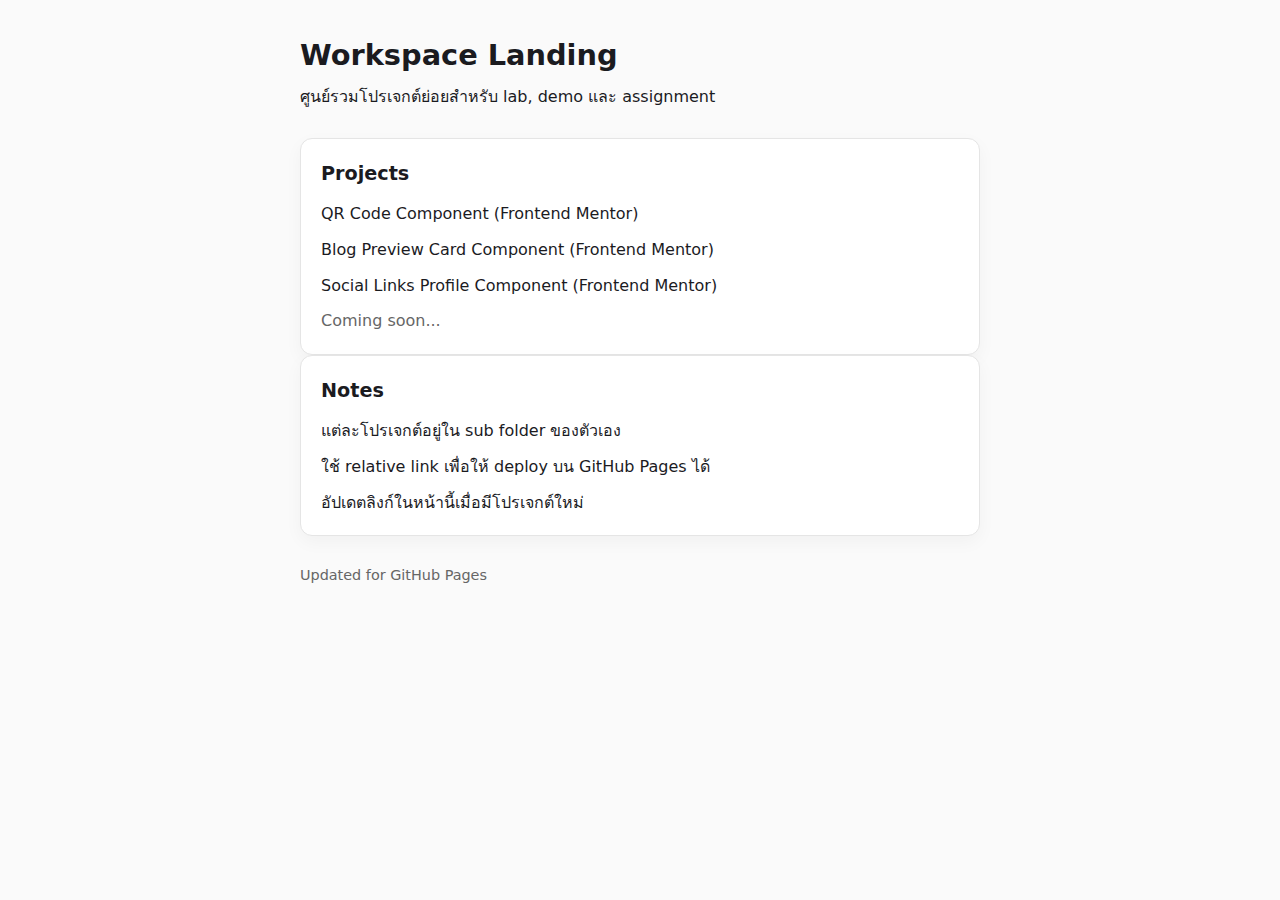
<file: index.html>
<!doctype html>
<html lang="en">
	<head>
		<meta charset="UTF-8" />
		<meta name="viewport" content="width=device-width, initial-scale=1.0" />
		<meta
			name="description"
			content="Landing page for labs, demos, and assignments in this workspace."
		/>
		<title>Workspace Landing</title>
		<link rel="stylesheet" href="styles.css" />
	</head>
	<body>
		<div class="page">
			<header class="site-header">
				<h1>Workspace Landing</h1>
				<p>ศูนย์รวมโปรเจกต์ย่อยสำหรับ lab, demo และ assignment</p>
			</header>

			<main>
				<section class="section">
					<h2>Projects</h2>
					<ul class="project-list">
						<li>
							<a href="./qr-code-component-main/index.html">
								QR Code Component (Frontend Mentor)
							</a>
						</li>
						<li>
							<a href="./blog-preview-card-main/index.html">
								Blog Preview Card Component (Frontend Mentor)
							</a>
						</li>
						<li>
							<a href="./social-links-profile-main/index.html">
								Social Links Profile Component (Frontend Mentor)
							</a>
						</li>
						<li class="muted">Coming soon...</li>
					</ul>
				</section>

				<section class="section">
					<h2>Notes</h2>
					<ul class="note-list">
						<li>แต่ละโปรเจกต์อยู่ใน sub folder ของตัวเอง</li>
						<li>
							ใช้ relative link เพื่อให้ deploy บน GitHub Pages
							ได้
						</li>
						<li>อัปเดตลิงก์ในหน้านี้เมื่อมีโปรเจกต์ใหม่</li>
					</ul>
				</section>
			</main>

			<footer class="site-footer">
				<p>Updated for GitHub Pages</p>
			</footer>
		</div>
	</body>
</html>
</file>
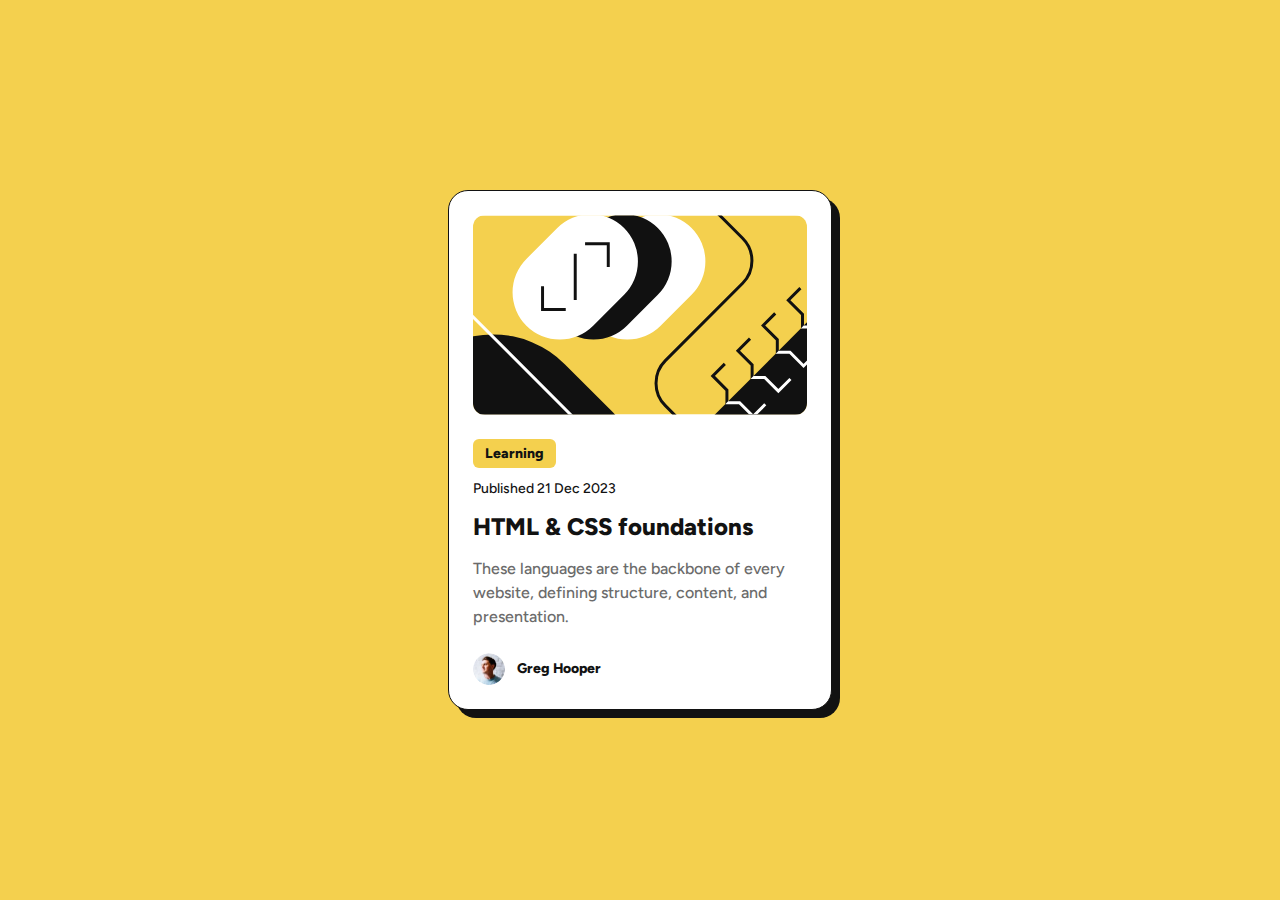
<file: blog-preview-card-main/index.html>
<!doctype html>
<html lang="en">
	<head>
		<meta charset="UTF-8" />
		<meta name="viewport" content="width=device-width, initial-scale=1.0" />
		<link
			rel="icon"
			type="image/png"
			sizes="32x32"
			href="./assets/images/favicon-32x32.png"
		/>
		<title>Frontend Mentor | Blog preview card</title>
		<link rel="stylesheet" href="styles.css" />
	</head>
	<body>
		<main class="page">
			<article class="card">
				<img
					class="card-image"
					src="./assets/images/illustration-article.svg"
					alt="Abstract illustration"
				/>
				<div class="card-body">
					<span class="badge">Learning</span>
					<p class="meta">Published 21 Dec 2023</p>
					<h1 class="title">
						<a href="#">HTML &amp; CSS foundations</a>
					</h1>
					<p class="summary">
						These languages are the backbone of every website, defining
						structure, content, and presentation.
					</p>
				</div>
				<div class="author">
					<img
						src="./assets/images/image-avatar.webp"
						alt="Greg Hooper"
					/>
					<span>Greg Hooper</span>
				</div>
			</article>
		</main>
	</body>
</html>
</file>
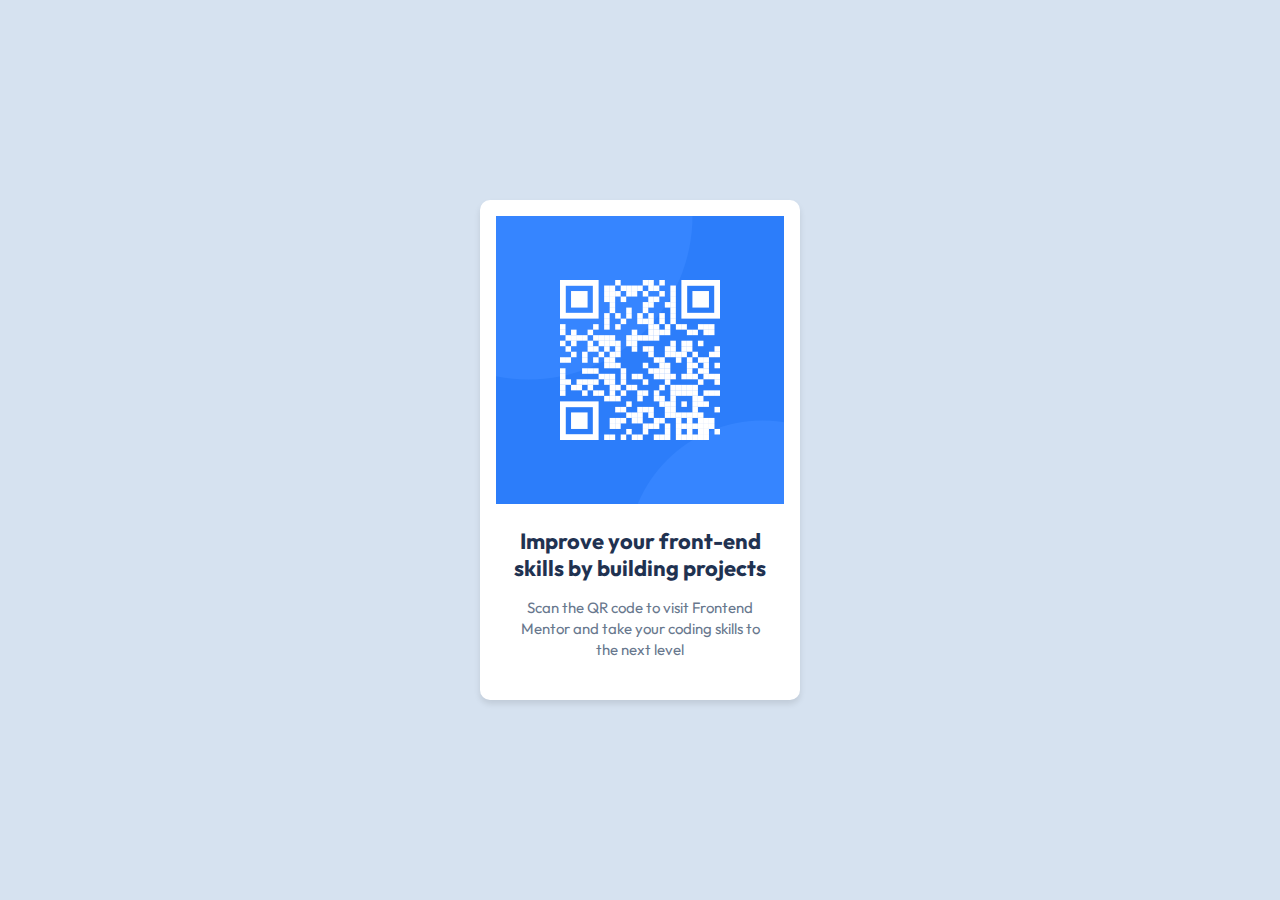
<file: qr-code-component-main/index.html>
<!doctype html>
<html lang="en">
	<head>
		<meta charset="UTF-8" />
		<meta name="viewport" content="width=device-width, initial-scale=1.0" />
		<!-- displays site properly based on user's device -->

		<link
			rel="icon"
			type="image/png"
			sizes="32x32"
			href="./images/favicon-32x32.png"
		/>

		<title>Frontend Mentor | QR code component</title>
		<link rel="stylesheet" href="styles.css" />
	</head>
	<body>
		<div class="card">
			<img src="./images/image-qr-code.png" alt="QR Code" />
			<div class="card-content">
				<h2>Improve your front-end skills by building projects</h2>
				<p>
					Scan the QR code to visit Frontend Mentor and take your
					coding skills to the next level
				</p>
			</div>
		</div>
	</body>
</html>
</file>
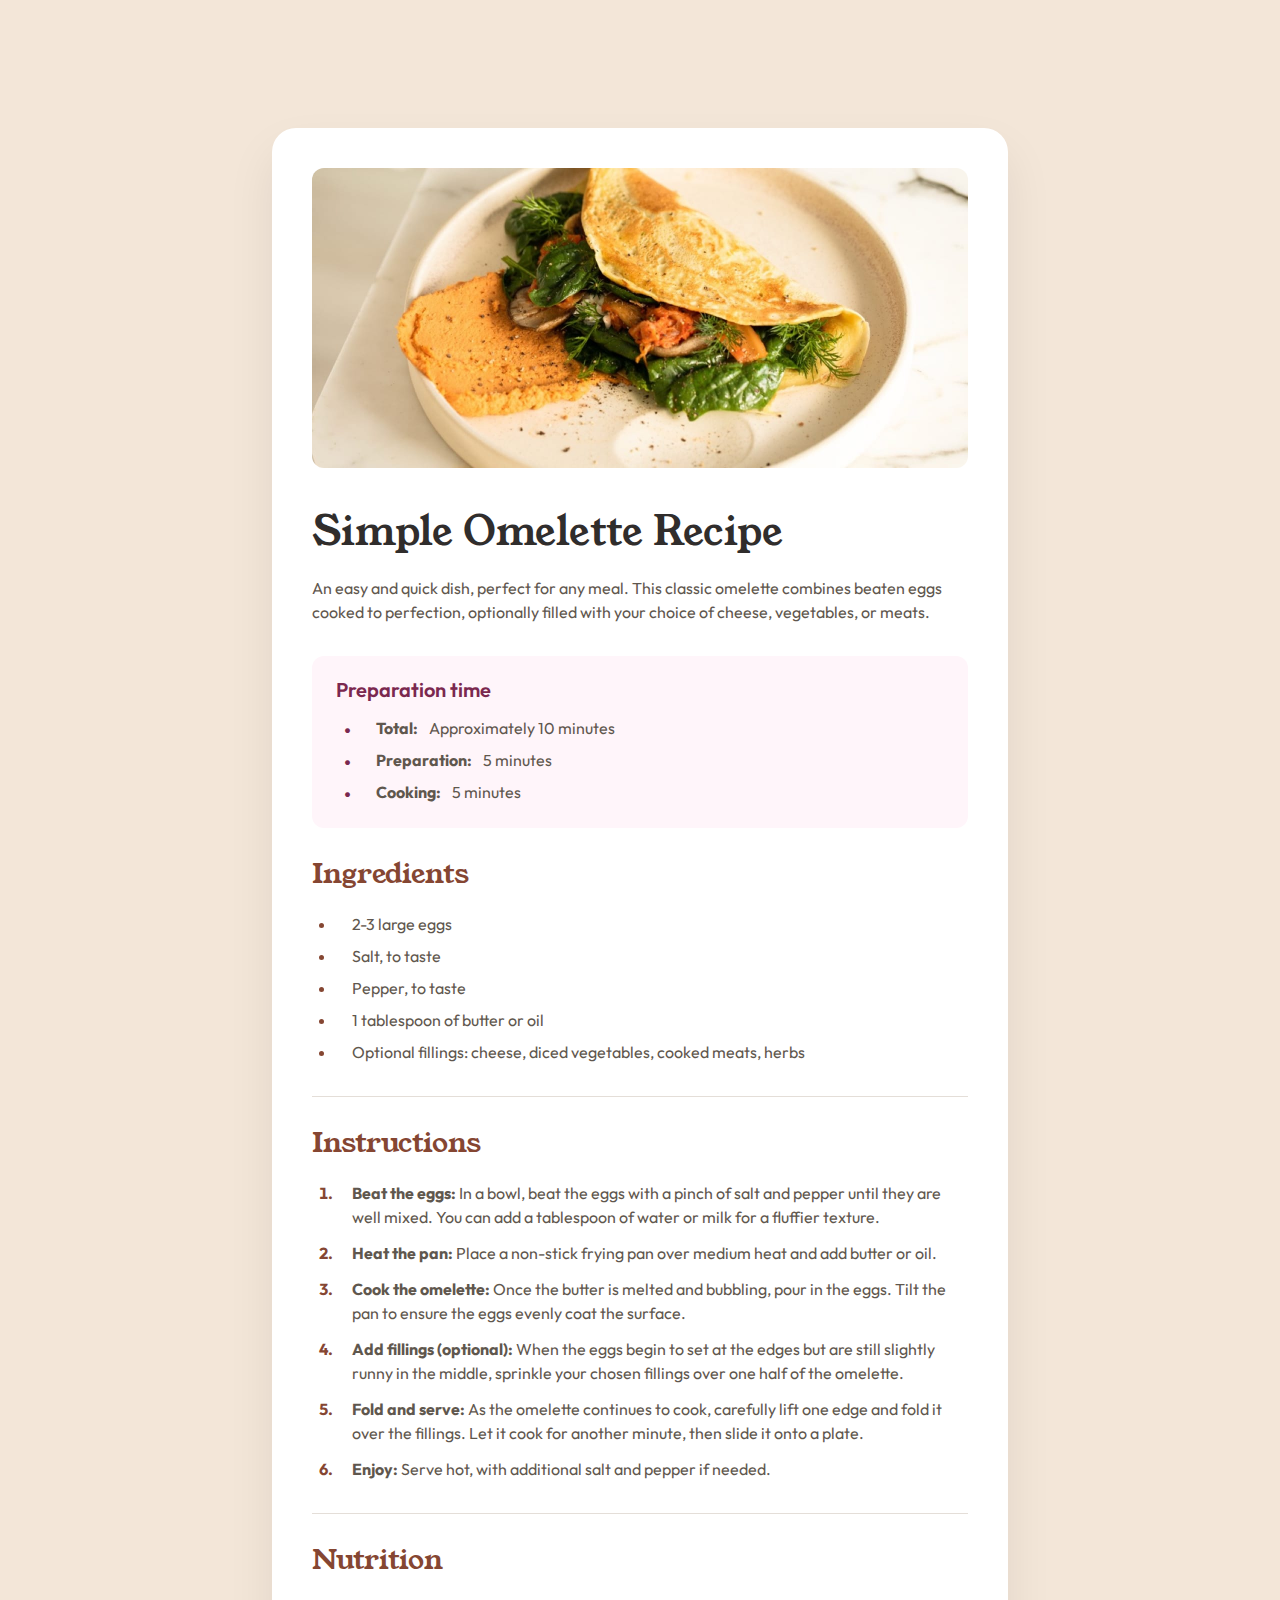
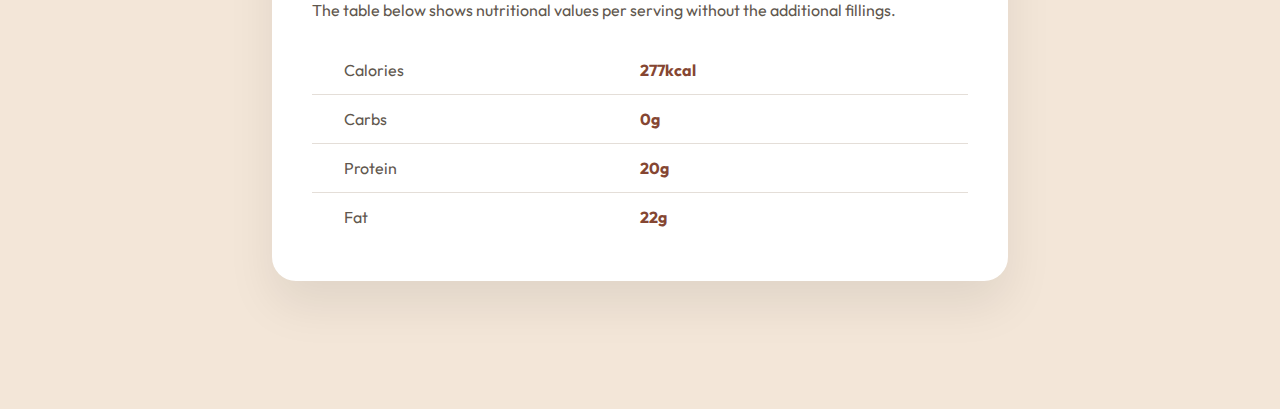
<file: recipe-page-main/index.html>
<!doctype html>
<html lang="en">
	<head>
		<meta charset="UTF-8" />
		<meta name="viewport" content="width=device-width, initial-scale=1.0" />
		<!-- displays site properly based on user's device -->

		<link
			rel="icon"
			type="image/png"
			sizes="32x32"
			href="./assets/images/favicon-32x32.png"
		/>

		<title>Frontend Mentor | Recipe page</title>
		<link rel="stylesheet" href="styles.css" />
	</head>
	<body>
		<main class="page">
			<div class="page__container">
				<article class="recipe" aria-labelledby="recipe-title">
					<figure class="recipe__figure">
						<img
							class="recipe__image"
							src="./assets/images/image-omelette.jpeg"
							alt="A simple omelette served on a plate"
						/>
					</figure>
					<div class="recipe__content">
						<header class="recipe__header">
							<h1 class="recipe__title" id="recipe-title">
								Simple Omelette Recipe
							</h1>

							<p class="recipe__lead">
								An easy and quick dish, perfect for any meal.
								This classic omelette combines beaten eggs
								cooked to perfection, optionally filled with
								your choice of cheese, vegetables, or meats.
							</p>
						</header>
						<section class="prep" aria-labelledby="prep-title">
							<h2 class="prep__title" id="prep-title">
								Preparation time
							</h2>

							<dl class="prep__list">
								<dt class="prep__term">Total:</dt>
								<dd class="prep__value">
									Approximately 10 minutes
								</dd>

								<dt class="prep__term">Preparation:</dt>
								<dd class="prep__value">5 minutes</dd>

								<dt class="prep__term">Cooking:</dt>
								<dd class="prep__value">5 minutes</dd>
							</dl>
						</section>

						<section
							class="ingredients"
							aria-labelledby="ingredients-title"
						>
							<h2
								class="ingredients__title"
								id="ingredients-title"
							>
								Ingredients
							</h2>

							<ul class="ingredients__list">
								<li class="ingredients__item">
									2-3 large eggs
								</li>
								<li class="ingredients__item">
									Salt, to taste
								</li>
								<li class="ingredients__item">
									Pepper, to taste
								</li>
								<li class="ingredients__item">
									1 tablespoon of butter or oil
								</li>
								<li class="ingredients__item">
									Optional fillings: cheese, diced vegetables,
									cooked meats, herbs
								</li>
							</ul>
						</section>

						<hr class="recipe__divider" />

						<section
							class="instructions"
							aria-labelledby="instructions-title"
						>
							<h2
								class="instructions__title"
								id="instructions-title"
							>
								Instructions
							</h2>

							<ol class="instructions__list">
								<li class="instructions__item">
									<p class="instructions__text">
										<strong class="instructions__label"
											>Beat the eggs:</strong
										>
										In a bowl, beat the eggs with a pinch of
										salt and pepper until they are well
										mixed. You can add a tablespoon of water
										or milk for a fluffier texture.
									</p>
								</li>
								<li class="instructions__item">
									<p class="instructions__text">
										<strong class="instructions__label"
											>Heat the pan:</strong
										>
										Place a non-stick frying pan over medium
										heat and add butter or oil.
									</p>
								</li>
								<li class="instructions__item">
									<p class="instructions__text">
										<strong class="instructions__label"
											>Cook the omelette:</strong
										>
										Once the butter is melted and bubbling,
										pour in the eggs. Tilt the pan to ensure
										the eggs evenly coat the surface.
									</p>
								</li>
								<li class="instructions__item">
									<p class="instructions__text">
										<strong class="instructions__label"
											>Add fillings (optional):</strong
										>
										When the eggs begin to set at the edges
										but are still slightly runny in the
										middle, sprinkle your chosen fillings
										over one half of the omelette.
									</p>
								</li>
								<li class="instructions__item">
									<p class="instructions__text">
										<strong class="instructions__label"
											>Fold and serve:</strong
										>
										As the omelette continues to cook,
										carefully lift one edge and fold it over
										the fillings. Let it cook for another
										minute, then slide it onto a plate.
									</p>
								</li>
								<li class="instructions__item">
									<p class="instructions__text">
										<strong class="instructions__label"
											>Enjoy:</strong
										>
										Serve hot, with additional salt and
										pepper if needed.
									</p>
								</li>
							</ol>
						</section>

						<hr class="recipe__divider" />

						<section
							class="nutrition"
							aria-labelledby="nutrition-title"
						>
							<h2 class="nutrition__title" id="nutrition-title">
								Nutrition
							</h2>

							<p class="nutrition__lead" id="nutrition-lead">
								The table below shows nutritional values per
								serving without the additional fillings.
							</p>

							<table class="nutrition__table">
								<caption class="visually-hidden">
									Nutritional values per serving without the
									additional fillings.
								</caption>
								<tbody class="nutrition__body">
									<tr class="nutrition__row">
										<th class="nutrition__name" scope="row">
											Calories
										</th>
										<td class="nutrition__value">
											277kcal
										</td>
									</tr>
									<tr class="nutrition__row">
										<th class="nutrition__name" scope="row">
											Carbs
										</th>
										<td class="nutrition__value">0g</td>
									</tr>
									<tr class="nutrition__row">
										<th class="nutrition__name" scope="row">
											Protein
										</th>
										<td class="nutrition__value">20g</td>
									</tr>
									<tr class="nutrition__row">
										<th class="nutrition__name" scope="row">
											Fat
										</th>
										<td class="nutrition__value">22g</td>
									</tr>
								</tbody>
							</table>
						</section>
					</div>
				</article>
			</div>
		</main>
	</body>
</html>
</file>
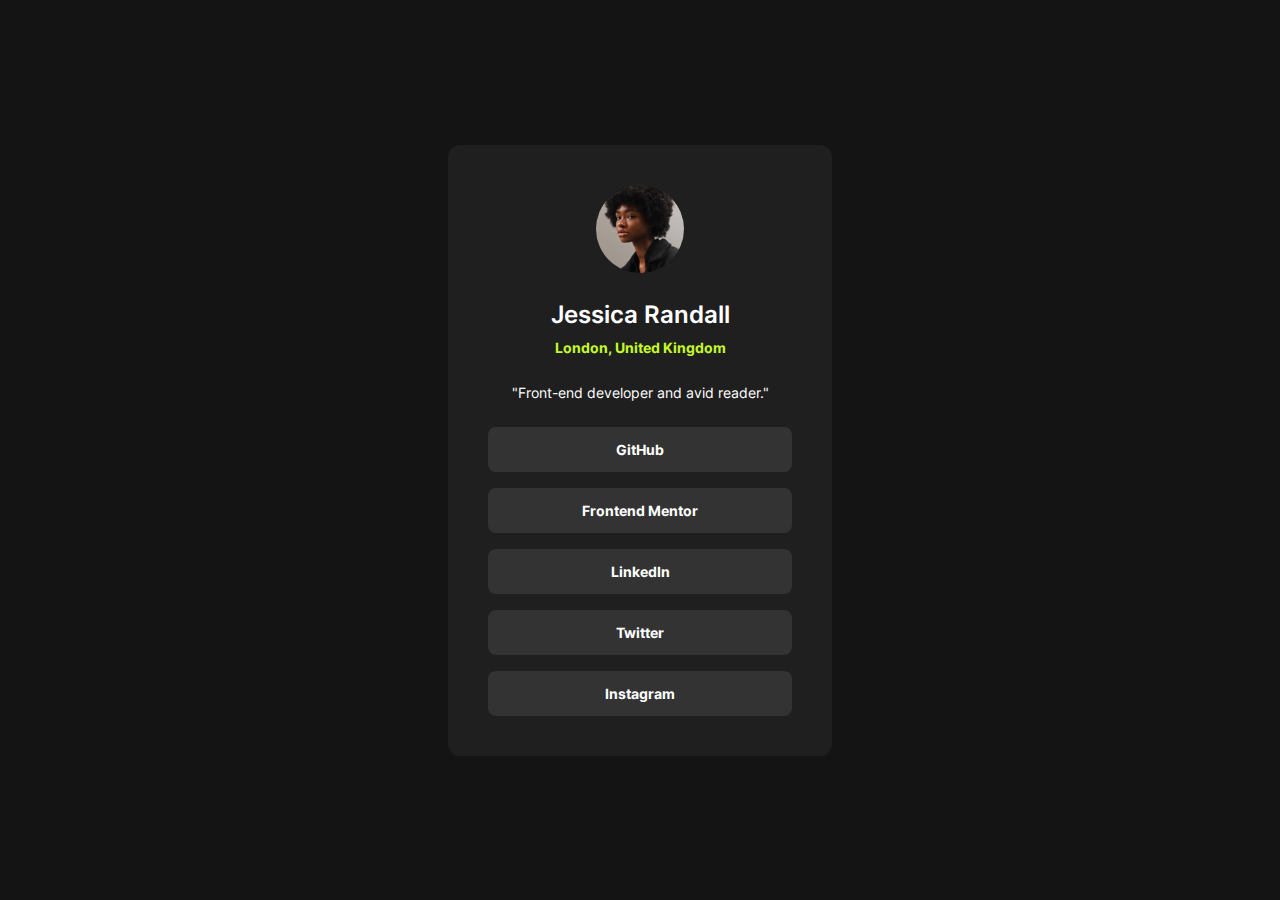
<file: social-links-profile-main/index.html>
<!doctype html>
<html lang="en">
	<head>
		<meta charset="UTF-8" />
		<meta name="viewport" content="width=device-width, initial-scale=1.0" />
		<!-- displays site properly based on user's device -->

		<link
			rel="icon"
			type="image/png"
			sizes="32x32"
			href="./assets/images/favicon-32x32.png"
		/>

		<title>Frontend Mentor | Social links profile</title>
		<link rel="stylesheet" href="./styles.css" />
	</head>
	<body>
		<main class="page">
			<div class="page__container">
				<article class="profile-card">
					<img
						class="profile-card__avatar"
						src="./assets/images/avatar-jessica.jpeg"
						alt="Jessica Randall Profile Picture"
					/>
					<div class="profile-card__details">
						<h1 class="profile-card__name">Jessica Randall</h1>
						<p class="profile-card__location">
							London, United Kingdom
						</p>
					</div>
					<p class="profile-card__bio">
						"Front-end developer and avid reader."
					</p>
					<nav aria-label="Social links">
						<ul class="profile-card__social-list">
							<li class="profile-card__social-link">
								<a
									class="link-button link-button--full"
									href="https://github.com/jessicarandall"
									target="_blank"
									rel="noopener noreferrer"
								>
									GitHub
								</a>
							</li>
							<li class="profile-card__social-link">
								<a
									class="link-button link-button--full"
									href="https://frontend-mentor.io/jessicarandall"
									target="_blank"
									rel="noopener noreferrer"
								>
									Frontend Mentor
								</a>
							</li>
							<li class="profile-card__social-link">
								<a
									class="link-button link-button--full"
									href="https://linkedin.com/in/jessicarandall"
									target="_blank"
									rel="noopener noreferrer"
								>
									LinkedIn
								</a>
							</li>
							<li class="profile-card__social-link">
								<a
									class="link-button link-button--full"
									href="https://twitter.com/jessicarandall"
									target="_blank"
									rel="noopener noreferrer"
								>
									Twitter
								</a>
							</li>
							<li class="profile-card__social-link">
								<a
									class="link-button link-button--full"
									href="https://instagram.com/jessicarandall"
									target="_blank"
									rel="noopener noreferrer"
								>
									Instagram
								</a>
							</li>
						</ul>
					</nav>
				</article>
			</div>
		</main>
	</body>
</html>
</file>
<file: styles.css>
:root {
	--text: #1b1b1f;
	--muted: #666;
	--border: #e5e5e5;
	--bg: #fafafa;
	--card: #ffffff;
}

* {
	box-sizing: border-box;
	margin: 0;
	padding: 0;
}

body {
	font-family: system-ui, -apple-system, "Segoe UI", sans-serif;
	color: var(--text);
	background: var(--bg);
	line-height: 1.6;
}

.page {
	max-width: 720px;
	margin: 0 auto;
	padding: 32px 20px 48px;
	display: flex;
	flex-direction: column;
	gap: 28px;
}

.site-header {
	display: grid;
	gap: 6px;
}

.site-header h1 {
	font-size: 1.8rem;
}

.section {
	background: var(--card);
	border: 1px solid var(--border);
	border-radius: 12px;
	padding: 20px;
	box-shadow: 0 6px 18px rgba(0, 0, 0, 0.04);
	display: grid;
	gap: 12px;
}

.section h2 {
	font-size: 1.2rem;
}

.project-list,
.note-list {
	list-style: none;
	display: grid;
	gap: 10px;
}

.project-list a {
	color: inherit;
	text-decoration: none;
	border-bottom: 1px solid transparent;
}

.project-list a:hover,
.project-list a:focus-visible {
	outline: none;
	border-bottom-color: var(--text);
}

.muted {
	color: var(--muted);
}

.site-footer {
	text-align: left;
	color: var(--muted);
	font-size: 0.9rem;
}
</file>
<file: blog-preview-card-main/styles.css>
@font-face {
	font-family: "Figtree";
	src: url("./assets/fonts/static/Figtree-Medium.ttf") format("truetype");
	font-weight: 500;
	font-style: normal;
	font-display: swap;
}

@font-face {
	font-family: "Figtree";
	src: url("./assets/fonts/static/Figtree-ExtraBold.ttf") format("truetype");
	font-weight: 800;
	font-style: normal;
	font-display: swap;
}

:root {
	--yellow: hsl(47, 88%, 63%);
	--white: hsl(0, 0%, 100%);
	--gray-500: hsl(0, 0%, 42%);
	--gray-950: hsl(0, 0%, 7%);
}

* {
	margin: 0;
	padding: 0;
	box-sizing: border-box;
}

body {
	font-family: "Figtree", sans-serif;
	background: var(--yellow);
	color: var(--gray-950);
	min-height: 100vh;
	display: flex;
	align-items: center;
	justify-content: center;
	padding: 24px;
}

.page {
	width: 100%;
	display: flex;
	justify-content: center;
}

.card {
	background: var(--white);
	border: 1px solid var(--gray-950);
	border-radius: 20px;
	box-shadow: 8px 8px 0 var(--gray-950);
	padding: 24px;
	max-width: 384px;
	display: grid;
	gap: 24px;
}

.card-image {
	width: 100%;
	display: block;
	border-radius: 12px;
}

.card-body {
	display: grid;
	justify-items: start;
	gap: 12px;
}

.badge {
	display: inline-block;
	padding: 6px 12px;
	border-radius: 6px;
	background: var(--yellow);
	font-weight: 800;
	font-size: 12px;
}

.meta {
	font-size: 12px;
	font-weight: 150%;
}

.title {
	font-size: 20px;
	line-height: 150%;
}

.title a {
	color: inherit;
	text-decoration: none;
}

.title a:hover,
.title a:focus-visible {
	color: var(--yellow);
	outline: none;
}

.summary {
	color: var(--gray-500);
	font-size: 14px;
	line-height: 150%;
}

.author {
	display: flex;
	align-items: center;
	gap: 12px;
	font-weight: 800;
	font-size: 14px;
}

.author img {
	width: 32px;
	height: 32px;
	border-radius: 50%;
}

@media (min-width: 376px) {
	.badge,
	.meta {
		font-size: 14px;
	}

	.title {
		font-size: 24px;
	}

	.summary {
		font-size: 16px;
	}
}
</file>
<file: qr-code-component-main/styles.css>
@import url("https://fonts.googleapis.com/css2?family=Outfit:wght@100..900&display=swap");

* {
	margin: 0;
	padding: 0;
	box-sizing: border-box;
}

body {
	font-family: "Outfit", sans-serif;
	background-color: hsl(212, 45%, 89%);
	display: flex;
	justify-content: center;
	align-items: center;
	min-height: 100vh;
	padding: 0 25px;
}

@media screen and (min-width: 375px) {
	body {
		padding: 0;
	}
}

.card {
	background-color: hsl(0, 0%, 100%);
	border-radius: 10px;
	box-shadow: 0 4px 6px rgba(0, 0, 0, 0.1);
	padding: 16px 16px 40px;
	width: 320px;
}

.card img {
	display: block;
	margin: 0 auto;
	max-width: 100%;
	height: auto;
}

.card .card-content {
	margin-top: 24px;
	padding: 0 16px;
	text-align: center;
}

.card .card-content h2 {
	margin-bottom: 16px;
	font-size: 22px;
	line-height: 120%;
	color: hsl(218, 44%, 22%);
	font-weight: 700;
}

.card .card-content p {
	font-size: 15px;
	line-height: 140%;
	color: hsl(216, 15%, 48%);
	font-weight: 400;
}
</file>
<file: recipe-page-main/styles.css>
@font-face {
	font-family: "Young Serif";
	src: url("./assets/fonts/young-serif/YoungSerif-Regular.ttf")
		format("truetype");
	font-weight: 400;
	font-style: normal;
	font-display: swap;
}

@font-face {
	font-family: "Outfit";
	src: url("./assets/fonts/outfit/static/Outfit-Regular.ttf")
		format("truetype");
	font-weight: 400;
	font-style: normal;
	font-display: swap;
}
@font-face {
	font-family: "Outfit";
	src: url("./assets/fonts/outfit/static/Outfit-SemiBold.ttf")
		format("truetype");
	font-weight: 600;
	font-style: normal;
	font-display: swap;
}

@font-face {
	font-family: "Outfit";
	src: url("./assets/fonts/outfit/static/Outfit-Bold.ttf") format("truetype");
	font-weight: 700;
	font-style: normal;
	font-display: swap;
}

:root {
	--color-rose-800: hsl(332, 51%, 32%);
	--color-rose-50: hsl(330, 100%, 98%);

	--color-stone-900: hsl(24, 5%, 18%);
	--color-stone-600: hsl(30, 10%, 34%);
	--color-stone-150: hsl(30, 18%, 87%);
	--color-stone-100: hsl(30, 54%, 90%);

	--color-brown-800: hsl(14, 45%, 36%);

	--color-white: hsl(0, 0%, 100%);

	--color-bg: var(--color-stone-100);
	--color-text: var(--color-stone-900);
	--color-text-muted: var(--color-stone-600);
	--color-accent: var(--color-brown-800);
	--color-accent-2: var(--color-rose-800);

	--font-family-serif: "Young Serif", serif;
	--font-family-sans: "Outfit", sans-serif;

	--font-weight-regular: 400;
	--font-weight-semibold: 600;
	--font-weight-bold: 700;

	--letter-spacing-0: 0px;

	--font-size-40: 40px;
	--font-size-28: 28px;
	--font-size-20: 20px;
	--font-size-16: 16px;

	--line-height-100: 1;
	--line-height-150: 1.5;

	--text-preset-1-font-family: var(--font-family-serif);
	--text-preset-1-font-size: var(--font-size-40);
	--text-preset-1-font-weight: var(--font-weight-regular);
	--text-preset-1-line-height: var(--line-height-100);
	--text-preset-1-letter-spacing: var(--letter-spacing-0);

	--text-preset-2-font-family: var(--font-family-serif);
	--text-preset-2-font-size: var(--font-size-28);
	--text-preset-2-font-weight: var(--font-weight-regular);
	--text-preset-2-line-height: var(--line-height-100);
	--text-preset-2-letter-spacing: var(--letter-spacing-0);

	--text-preset-3-font-family: var(--font-family-sans);
	--text-preset-3-font-size: var(--font-size-20);
	--text-preset-3-font-weight: var(--font-weight-semibold);
	--text-preset-3-line-height: var(--line-height-100);
	--text-preset-3-letter-spacing: var(--letter-spacing-0);

	--text-preset-4-font-family: var(--font-family-sans);
	--text-preset-4-font-size: var(--font-size-16);
	--text-preset-4-font-weight: var(--font-weight-regular);
	--text-preset-4-line-height: var(--line-height-150);
	--text-preset-4-letter-spacing: var(--letter-spacing-0);

	--text-preset-4-bold-font-family: var(--font-family-sans);
	--text-preset-4-bold-font-size: var(--font-size-16);
	--text-preset-4-bold-font-weight: var(--font-weight-bold);
	--text-preset-4-bold-line-height: var(--line-height-150);
	--text-preset-4-bold-letter-spacing: var(--letter-spacing-0);

	--space-100: 8px;
	--space-150: 12px;
	--space-200: 16px;
	--space-300: 24px;
	--space-400: 32px;
	--space-500: 40px;
	--space-600: 48px;
	--space-1600: 128px;

	--radius-card: 24px;
	--radius-image: 12px;

	--shadow-card: 0 24px 48px rgba(0, 0, 0, 0.08);
}

* {
	margin: 0;
	padding: 0;
	box-sizing: border-box;
}

.visually-hidden {
	position: absolute;
	width: 1px;
	height: 1px;
	padding: 0;
	margin: -1px;
	overflow: hidden;
	clip: rect(0, 0, 0, 0);
	white-space: nowrap;
	border: 0;
}

body {
	font-family: var(--font-family-sans);
	font-size: var(--font-size-16);
	color: var(--color-text);
	background-color: var(--color-bg);
	min-height: 100vh;
}

.page {
	min-height: 100vh;
	display: flex;
	justify-content: center;
	align-items: center;
}

.page__container {
	width: 100%;
}

.recipe {
	background: var(--color-white);
}

.recipe__image {
	width: 100%;
	height: auto;
	object-fit: cover;
}

.recipe__divider {
	border: 0;
	border-top: 1px solid var(--color-stone-150);
}

.recipe__content {
	padding: var(--space-500) var(--space-400);
	display: grid;
	gap: var(--space-400);
}

.recipe__header {
	display: grid;
}

.recipe__title {
	margin-bottom: var(--space-300);
	font-family: var(--text-preset-1-font-family);
	font-size: var(--text-preset-1-font-size);
	font-weight: var(--text-preset-1-font-weight);
	line-height: var(--text-preset-1-line-height);
	color: var(--color-text);
}

.recipe__lead {
	font-family: var(--text-preset-4-bold-font-family);
	font-size: var(--text-preset-4-font-size);
	font-weight: var(--text-preset-4-font-weight);
	line-height: var(--text-preset-4-line-height);
	color: var(--color-text-muted);
}

.prep {
	background: var(--color-rose-50);
	border-radius: var(--radius-image);
	padding: var(--space-300);
	display: grid;
	gap: var(--space-200);
}

.prep__title {
	font-family: var(--text-preset-3-font-family);
	font-size: var(--text-preset-3-font-size);
	font-weight: var(--text-preset-3-font-weight);
	line-height: var(--text-preset-3-line-height);
	color: var(--color-accent-2);
}

.prep__list {
	padding-left: var(--space-300);
	color: var(--color-text-muted);
}

.prep__term,
.prep__value {
	display: inline;
}

.prep__term {
	font-family: var(--text-preset-4-bold-font-family);
	font-size: var(--text-preset-4-bold-font-size);
	font-weight: var(--text-preset-4-bold-font-weight);
	line-height: var(--text-preset-4-bold-line-height);
	position: relative;
	padding-left: var(--space-200);
	margin-right: var(--space-100);
	color: var(--color-text-muted);
}

.prep__term::before {
	content: "•";
	position: absolute;
	left: calc(0px - var(--space-200));
	color: var(--color-accent-2);
	font-size: var(--font-size-20);
}

.prep__value {
	font-family: var(--text-preset-4-font-family);
	font-size: var(--text-preset-4-font-size);
	font-weight: var(--text-preset-4-font-weight);
	line-height: var(--text-preset-4-line-height);
}

.prep__value::after {
	content: "";
	display: block;
	height: var(--space-100);
}

.prep__value:last-of-type::after {
	height: 0;
}

.ingredients__title,
.instructions__title,
.nutrition__title {
	margin-bottom: var(--space-300);
	font-family: var(--text-preset-2-font-family);
	font-size: var(--text-preset-2-font-size);
	font-weight: var(--text-preset-2-font-weight);
	line-height: var(--text-preset-2-line-height);
	color: var(--color-accent);
}

.ingredients__list {
	padding-left: var(--space-300);
	display: grid;
	gap: var(--space-100);
	color: var(--color-text-muted);
}

.ingredients__item {
	padding-left: var(--space-200);
	font-family: var(--text-preset-4-font-family);
	font-size: var(--text-preset-4-font-size);
	font-weight: var(--text-preset-4-font-weight);
	line-height: var(--text-preset-4-line-height);
}

.ingredients__item::marker {
	color: var(--color-accent);
	font-size: var(--text-preset-4-font-size);
}

.instructions__list {
	padding-left: var(--space-300);
	display: grid;
	gap: var(--space-150);
	color: var(--color-text-muted);
}

.instructions__item {
	padding-left: var(--space-200);
	font-family: var(--text-preset-4-font-family);
	font-size: var(--text-preset-4-font-size);
	font-weight: var(--text-preset-4-font-weight);
	line-height: var(--text-preset-4-line-height);
}

.instructions__item::marker {
	color: var(--color-accent);
	font-size: var(--text-preset-4-bold-font-size);
	font-weight: var(--text-preset-4-bold-font-weight);
}

.instructions__label {
	color: var(--color-text-muted);
}

.instructions__text {
	color: var(--color-text-muted);
}

.nutrition__lead {
	margin-bottom: var(--space-300);
	color: var(--color-text-muted);
	font-family: var(--text-preset-4-font-family);
	font-size: var(--text-preset-4-font-size);
	font-weight: var(--text-preset-4-font-weight);
	line-height: var(--text-preset-4-line-height);
}

.nutrition__table {
	width: 100%;
	border-collapse: collapse;
}

.nutrition__row + .nutrition__row {
	border-top: 1px solid var(--color-stone-150);
}

.nutrition__name,
.nutrition__value {
	padding: var(--space-150) 0;
}

.nutrition__name {
	width: 50%;
	padding-left: var(--space-400);
	text-align: left;
	font-family: var(--text-preset-4-font-family);
	font-size: var(--text-preset-4-font-size);
	font-weight: var(--text-preset-4-font-weight);
	line-height: var(--text-preset-4-line-height);
	color: var(--color-text-muted);
}

.nutrition__value {
	font-family: var(--text-preset-4-bold-font-family);
	font-size: var(--text-preset-4-bold-font-size);
	font-weight: var(--text-preset-4-bold-font-weight);
	line-height: var(--text-preset-4-bold-line-height);
	color: var(--color-accent);
}

@media (min-width: 768px) {
	.page__container {
		padding: var(--space-1600) 0;
		width: 100%;
		display: flex;
		justify-content: center;
	}

	.recipe {
		padding: var(--space-500);
		width: clamp(616px, 80%, 736px);
		border-radius: var(--radius-card);
		box-shadow: var(--shadow-card);
		display: grid;
		gap: var(--space-500);
	}

	.recipe__image {
		border-radius: var(--radius-image);
		height: 300px;
		object-fit: cover;
	}

	.recipe__content {
		padding: 0;
	}
}
</file>
<file: social-links-profile-main/styles.css>
@font-face {
	font-family: "Inter";
	src: url("./assets/fonts/static/Inter-Regular.ttf") format("truetype");
	font-weight: 400;
	font-style: normal;
	font-display: swap;
}

@font-face {
	font-family: "Inter";
	src: url("./assets/fonts/static/Inter-SemiBold.ttf") format("truetype");
	font-weight: 600;
	font-style: normal;
	font-display: swap;
}

@font-face {
	font-family: "Inter";
	src: url("./assets/fonts/static/Inter-Bold.ttf") format("truetype");
	font-weight: 700;
	font-style: normal;
	font-display: swap;
}

:root {
	--color-grey-700: hsl(0, 0%, 20%);
	--color-grey-800: hsl(0, 0%, 12%);
	--color-grey-900: hsl(0, 0%, 8%);

	--color-green-500: hsl(75, 94%, 57%);

	--color-white: hsl(0, 0%, 100%);

	--color-bg: var(--color-grey-900);
	--color-surface: var(--color-grey-800);
	--color-surface-muted: var(--color-grey-700);
	--color-text: var(--color-white);
	--color-accent: var(--color-green-500);

	--font-family-sans: "Inter", sans-serif;

	--font-weight-regular: 400;
	--font-weight-semibold: 600;
	--font-weight-bold: 700;

	--font-size-14: 14px;
	--font-size-24: 24px;

	--line-height-150: 1.5;

	--letter-spacing-0: 0px;

	--text-preset-1-size: var(--font-size-24);
	--text-preset-1-weight: var(--font-weight-semibold);
	--text-preset-1-line-height: var(--line-height-150);
	--text-preset-1-letter-spacing: var(--letter-spacing-0);

	--text-preset-2-size: var(--font-size-14);
	--text-preset-2-weight: var(--font-weight-regular);
	--text-preset-2-line-height: var(--line-height-150);
	--text-preset-2-letter-spacing: var(--letter-spacing-0);

	--text-preset-2-bold-size: var(--font-size-14);
	--text-preset-2-bold-weight: var(--font-weight-bold);
	--text-preset-2-bold-line-height: var(--line-height-150);
	--text-preset-2-bold-letter-spacing: var(--letter-spacing-0);

	--space-50: 4px;
	--space-100: 8px;
	--space-150: 12px;
	--space-200: 16px;
	--space-300: 24px;
	--space-500: 40px;
}

* {
	margin: 0;
	padding: 0;
	box-sizing: border-box;
}

ul {
	list-style: none;
}

button {
	border: none;
	background-color: transparent;
	cursor: pointer;
}

body {
	font-family: var(--font-family-sans);
	color: var(--color-text);
	background-color: var(--color-bg);
	min-height: 100vh;
}

.page {
	min-height: 100vh;
	display: flex;
	justify-content: center;
	align-items: center;
}

.page__container {
	padding: 0 25px;
	width: 100%;
	display: flex;
	justify-content: center;
}

.profile-card {
	background-color: var(--color-surface);
	border-radius: 12px;
	padding: var(--space-300);
	width: 384px;

	display: flex;
	flex-direction: column;
	align-items: stretch;
	gap: var(--space-300);
}

.profile-card__avatar {
	border-radius: 50%;
	width: 88px;
	height: 88px;
	object-fit: cover;
	margin: 0 auto;
}

.profile-card__details {
	display: flex;
	flex-direction: column;
	align-items: center;
	text-align: center;
	gap: var(--space-50);
}

.profile-card__name {
	font-size: var(--text-preset-1-size);
	font-weight: var(--text-preset-1-weight);
	line-height: var(--text-preset-1-line-height);
	letter-spacing: var(--text-preset-1-letter-spacing);
}

.profile-card__location {
	font-size: var(--text-preset-2-bold-size);
	font-weight: var(--text-preset-2-bold-weight);
	line-height: var(--text-preset-2-bold-line-height);
	letter-spacing: var(--text-preset-2-bold-letter-spacing);
	color: var(--color-accent);
}

.profile-card__bio {
	font-size: var(--text-preset-2-size);
	font-weight: var(--text-preset-2-weight);
	line-height: var(--text-preset-2-line-height);
	letter-spacing: var(--text-preset-2-letter-spacing);
	color: var(--color-text);
	text-align: center;
}

.profile-card__social-list {
	display: flex;
	flex-direction: column;
	gap: var(--space-200);
}

.profile-card__social-link {
	width: 100%;
}

.link-button {
	font-size: var(--text-preset-2-bold-size);
	font-weight: var(--text-preset-2-bold-weight);
	line-height: var(--text-preset-2-bold-line-height);
	letter-spacing: var(--text-preset-2-bold-letter-spacing);
	background-color: var(--color-surface-muted);
	color: var(--color-text);
	border-radius: 8px;

	display: inline-block;
	padding: var(--space-150);
	text-align: center;
	text-decoration: none;
}

.link-button:hover {
	background-color: var(--color-accent);
	color: var(--color-surface);
}

.link-button--full {
	display: block;
	width: 100%;
}

.profile-card__social-links__item__label {
	font-size: var(--text-preset-2-size);
	font-weight: var(--text-preset-2-weight);
	line-height: var(--text-preset-2-line-height);
	letter-spacing: var(--text-preset-2-letter-spacing);
	color: var(--color-text);
}

@media (min-width: 375px) {
	.profile-card {
		padding: var(--space-500);
	}
}
</file>
